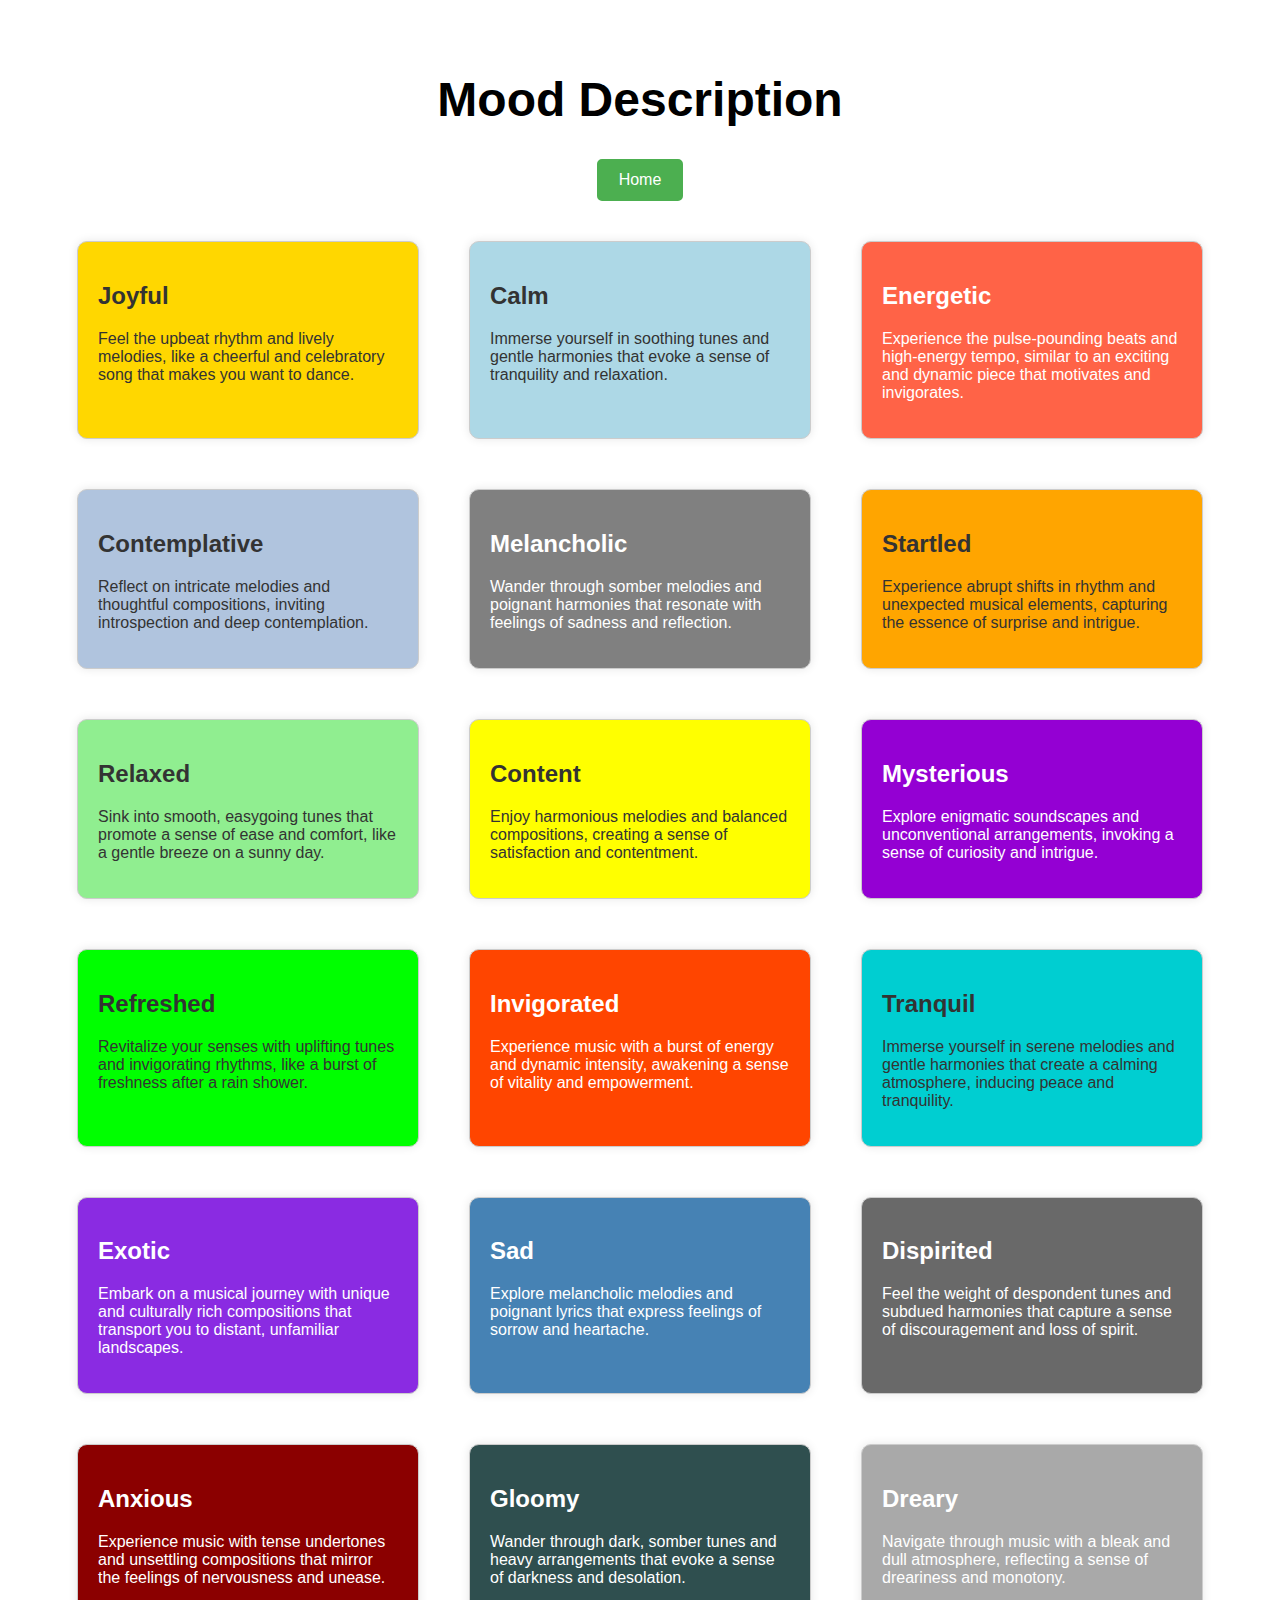
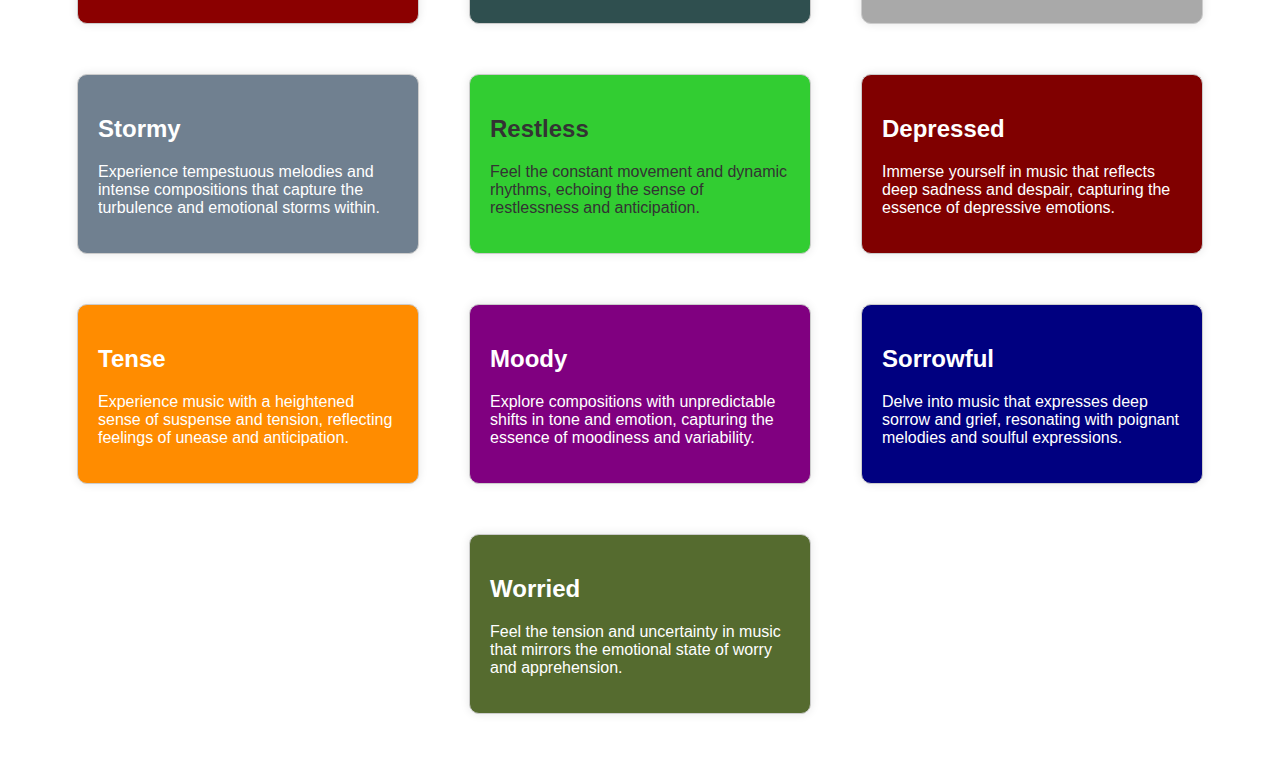
<file: templates/moods.html>
<!DOCTYPE html>
<html lang="en">
<head>
    <meta charset="UTF-8">
    <meta name="viewport" content="width=device-width, initial-scale=1.0">
    <link rel="stylesheet" href="../static/moods.css">
    <title>Mood Description</title>
</head>
<body>
    <div class="mood-description">
        <h1>Mood Description</h1>

        <!-- home button -->
        <a href="/">
            <button class="home-button">Home</button>
        </a>

    </div>

    <div class="mood-container-main">
        <div class="mood-container joyful" id="joyful">
            <h2>Joyful</h2>
            <p>Feel the upbeat rhythm and lively melodies, like a cheerful and celebratory song that makes you want to dance.</p>
        </div>
    
        <div class="mood-container calm" id="calm">
            <h2>Calm</h2>
            <p>Immerse yourself in soothing tunes and gentle harmonies that evoke a sense of tranquility and relaxation.</p>
        </div>
    
        <div class="mood-container energetic" id="energetic">
            <h2>Energetic</h2>
            <p>Experience the pulse-pounding beats and high-energy tempo, similar to an exciting and dynamic piece that motivates and invigorates.</p>
        </div>
    
        <div class="mood-container contemplative" id="contemplative">
            <h2>Contemplative</h2>
            <p>Reflect on intricate melodies and thoughtful compositions, inviting introspection and deep contemplation.</p>
        </div>
    
        <div class="mood-container melancholic" id="melancholic">
            <h2>Melancholic</h2>
            <p>Wander through somber melodies and poignant harmonies that resonate with feelings of sadness and reflection.</p>
        </div>
    
        <div class="mood-container startled" id="startled">
            <h2>Startled</h2>
            <p>Experience abrupt shifts in rhythm and unexpected musical elements, capturing the essence of surprise and intrigue.</p>
        </div>
    
        <div class="mood-container relaxed" id="relaxed">
            <h2>Relaxed</h2>
            <p>Sink into smooth, easygoing tunes that promote a sense of ease and comfort, like a gentle breeze on a sunny day.</p>
        </div>
    
        <div class="mood-container content" id="content">
            <h2>Content</h2>
            <p>Enjoy harmonious melodies and balanced compositions, creating a sense of satisfaction and contentment.</p>
        </div>
    
        <div class="mood-container mysterious" id="mysterious">
            <h2>Mysterious</h2>
            <p>Explore enigmatic soundscapes and unconventional arrangements, invoking a sense of curiosity and intrigue.</p>
        </div>
    
        <div class="mood-container refreshed" id="refreshed">
            <h2>Refreshed</h2>
            <p>Revitalize your senses with uplifting tunes and invigorating rhythms, like a burst of freshness after a rain shower.</p>
        </div>
    
        <div class="mood-container invigorated" id="invigorated">
            <h2>Invigorated</h2>
            <p>Experience music with a burst of energy and dynamic intensity, awakening a sense of vitality and empowerment.</p>
        </div>
    
        <div class="mood-container tranquil" id="tranquil">
            <h2>Tranquil</h2>
            <p>Immerse yourself in serene melodies and gentle harmonies that create a calming atmosphere, inducing peace and tranquility.</p>
        </div>
    
        <div class="mood-container exotic" id="exotic">
            <h2>Exotic</h2>
            <p>Embark on a musical journey with unique and culturally rich compositions that transport you to distant, unfamiliar landscapes.</p>
        </div>
    
        <div class="mood-container sad" id="sad">
            <h2>Sad</h2>
            <p>Explore melancholic melodies and poignant lyrics that express feelings of sorrow and heartache.</p>
        </div>
    
        <div class="mood-container dispirited" id="dispirited">
            <h2>Dispirited</h2>
            <p>Feel the weight of despondent tunes and subdued harmonies that capture a sense of discouragement and loss of spirit.</p>
        </div>
    
        <div class="mood-container anxious" id="anxious">
            <h2>Anxious</h2>
            <p>Experience music with tense undertones and unsettling compositions that mirror the feelings of nervousness and unease.</p>
        </div>
    
        <div class="mood-container gloomy" id="gloomy">
            <h2>Gloomy</h2>
            <p>Wander through dark, somber tunes and heavy arrangements that evoke a sense of darkness and desolation.</p>
        </div>
    
        <div class="mood-container dreary" id="dreary">
            <h2>Dreary</h2>
            <p>Navigate through music with a bleak and dull atmosphere, reflecting a sense of dreariness and monotony.</p>
        </div>
    
        <div class="mood-container stormy" id="stormy">
            <h2>Stormy</h2>
            <p>Experience tempestuous melodies and intense compositions that capture the turbulence and emotional storms within.</p>
        </div>
    
        <div class="mood-container restless" id="restless">
            <h2>Restless</h2>
            <p>Feel the constant movement and dynamic rhythms, echoing the sense of restlessness and anticipation.</p>
        </div>
    
        <div class="mood-container depressed" id="depressed">
            <h2>Depressed</h2>
            <p>Immerse yourself in music that reflects deep sadness and despair, capturing the essence of depressive emotions.</p>
        </div>
    
        <div class="mood-container tense" id="tense">
            <h2>Tense</h2>
            <p>Experience music with a heightened sense of suspense and tension, reflecting feelings of unease and anticipation.</p>
        </div>
    
        <div class="mood-container moody" id="moody">
            <h2>Moody</h2>
            <p>Explore compositions with unpredictable shifts in tone and emotion, capturing the essence of moodiness and variability.</p>
        </div>
    
        <div class="mood-container sorrowful" id="sorrowful">
            <h2>Sorrowful</h2>
            <p>Delve into music that expresses deep sorrow and grief, resonating with poignant melodies and soulful expressions.</p>
        </div>
    
        <div class="mood-container worried" id="worried">
            <h2>Worried</h2>
            <p>Feel the tension and uncertainty in music that mirrors the emotional state of worry and apprehension.</p>
        </div>
    </div>

</body>
</html>
</file>
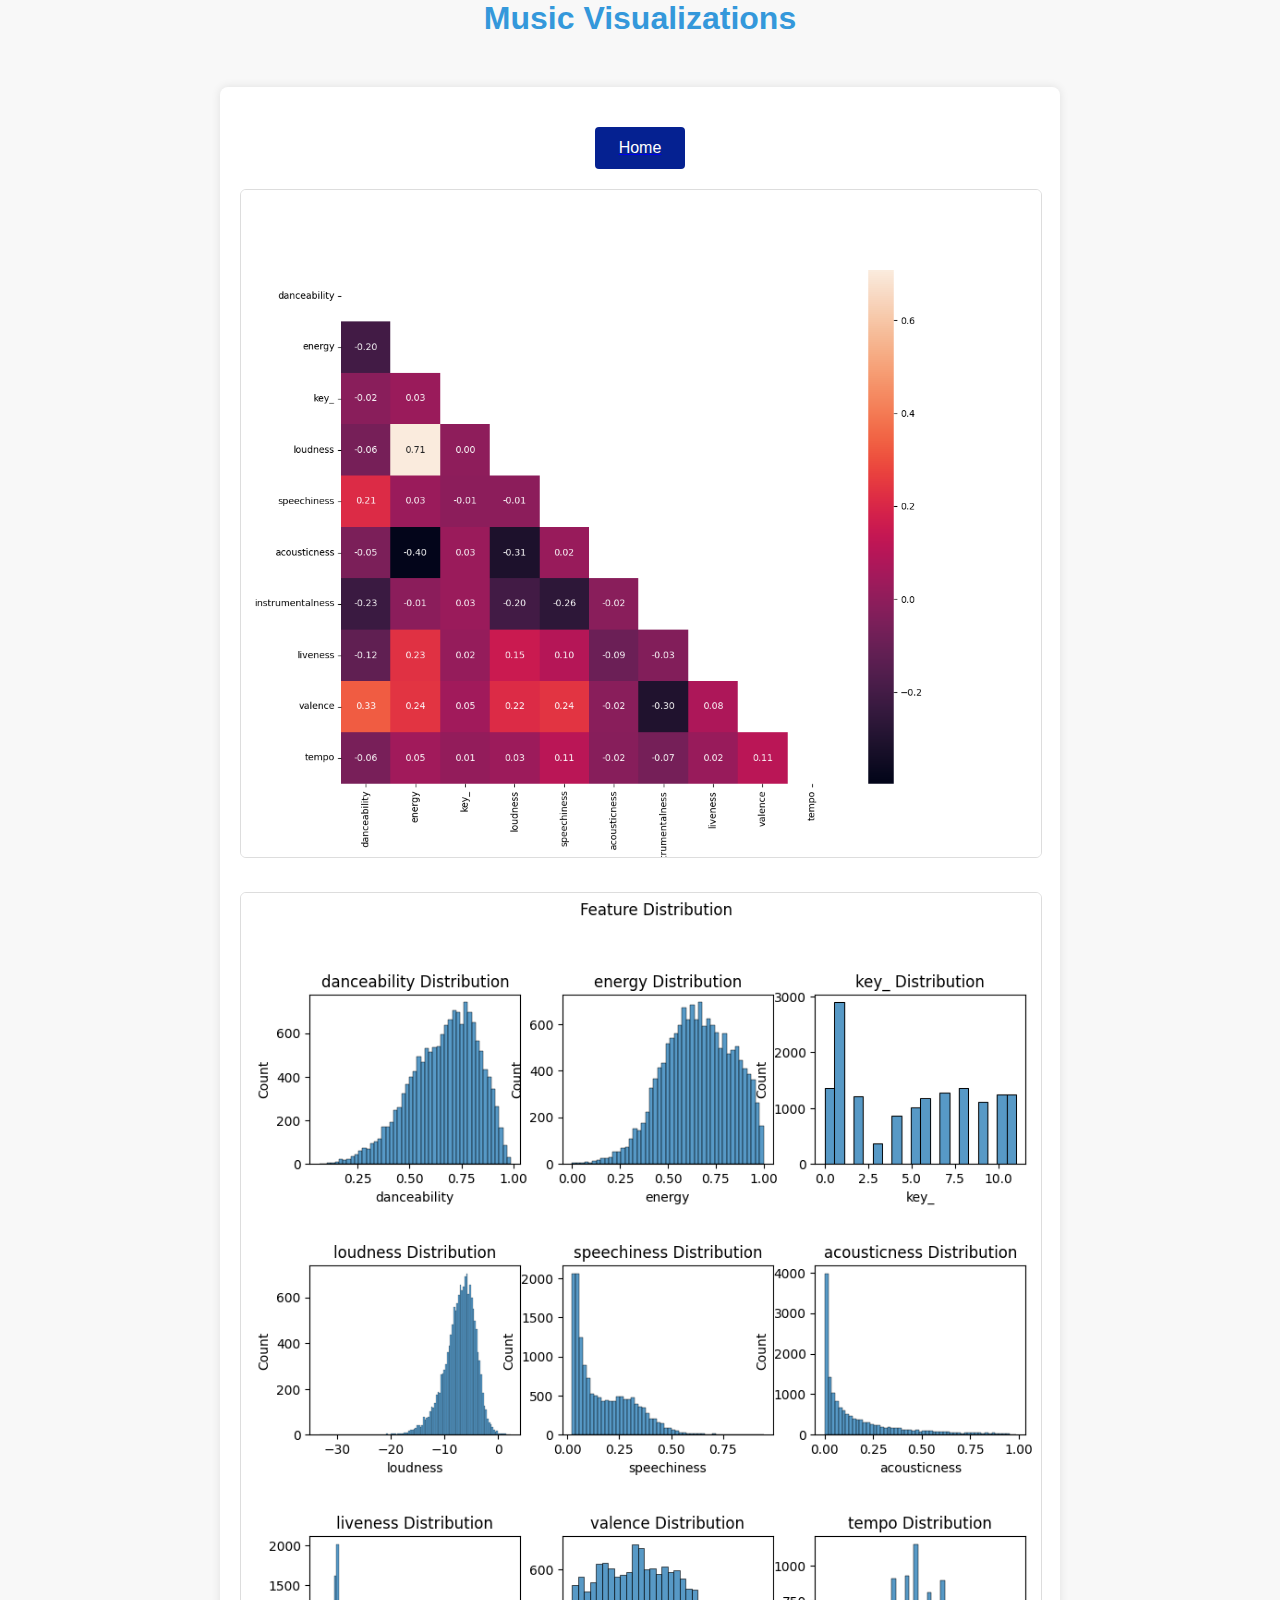
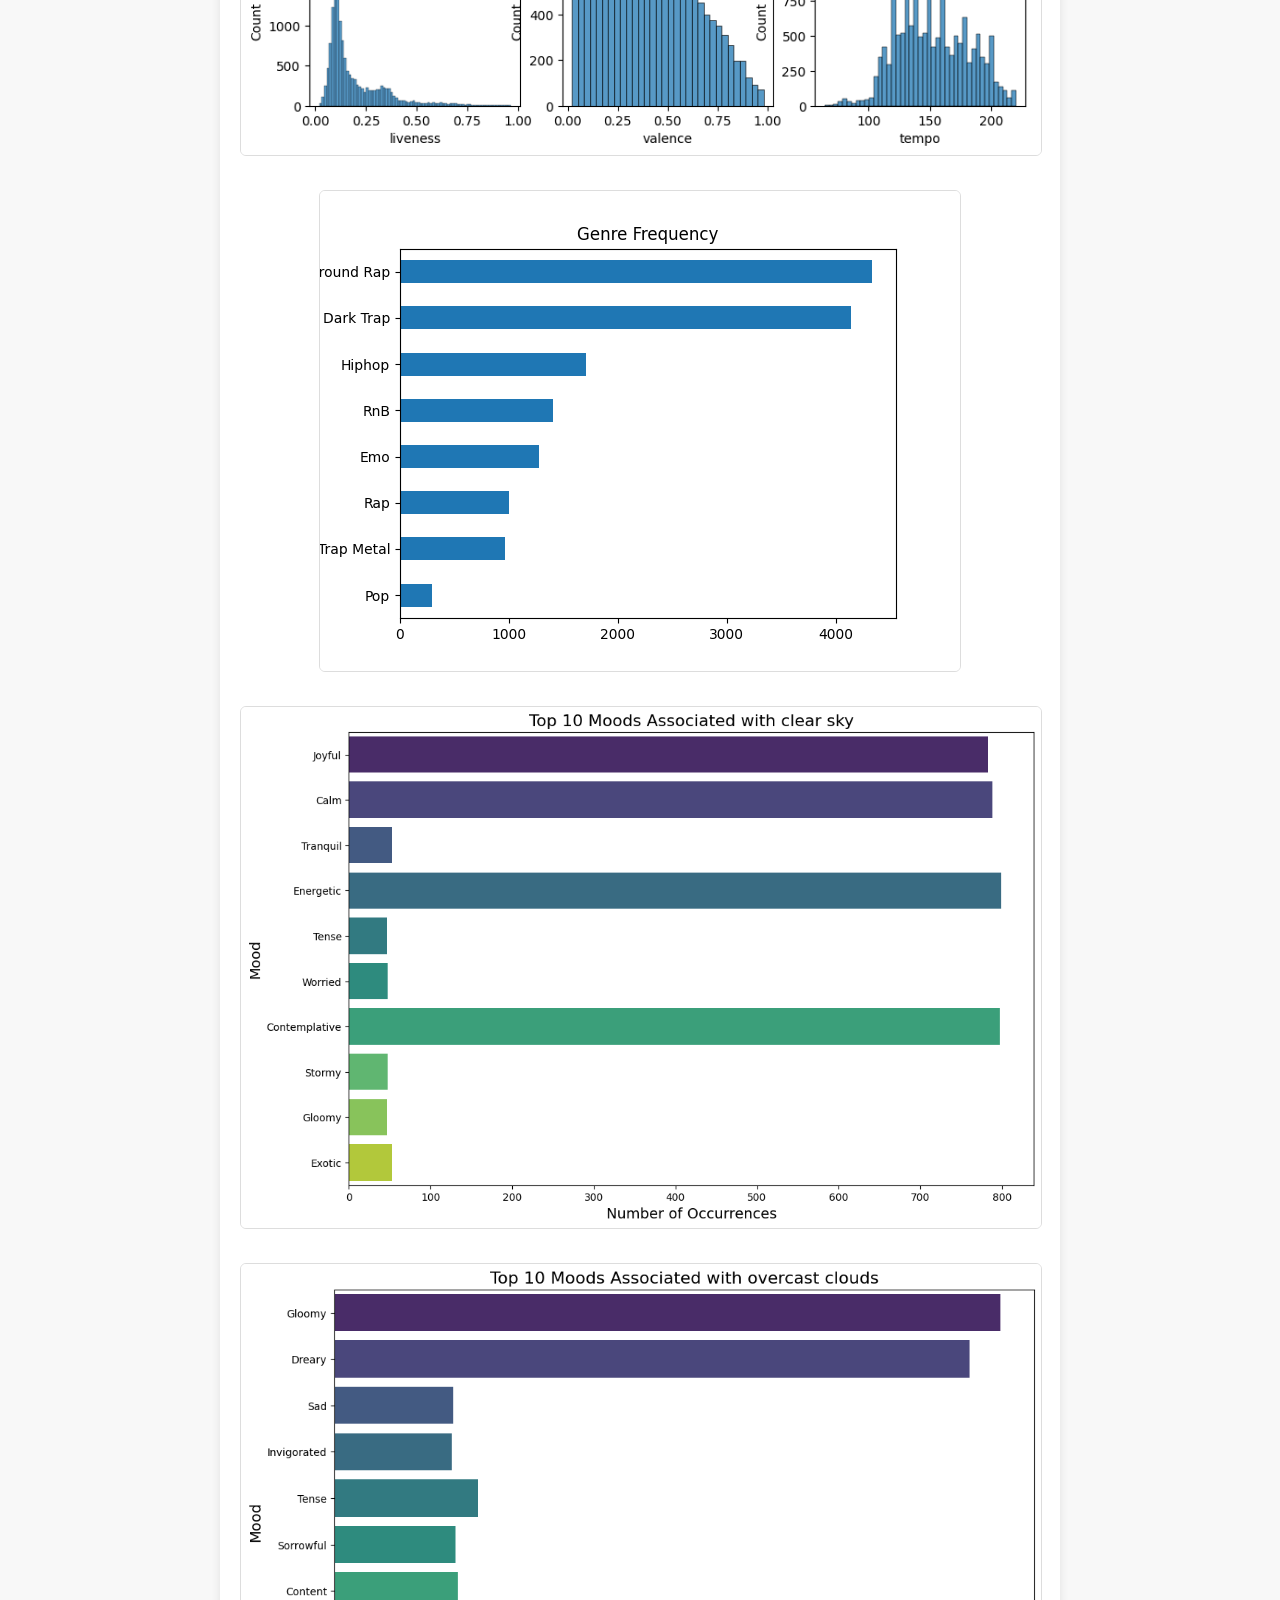
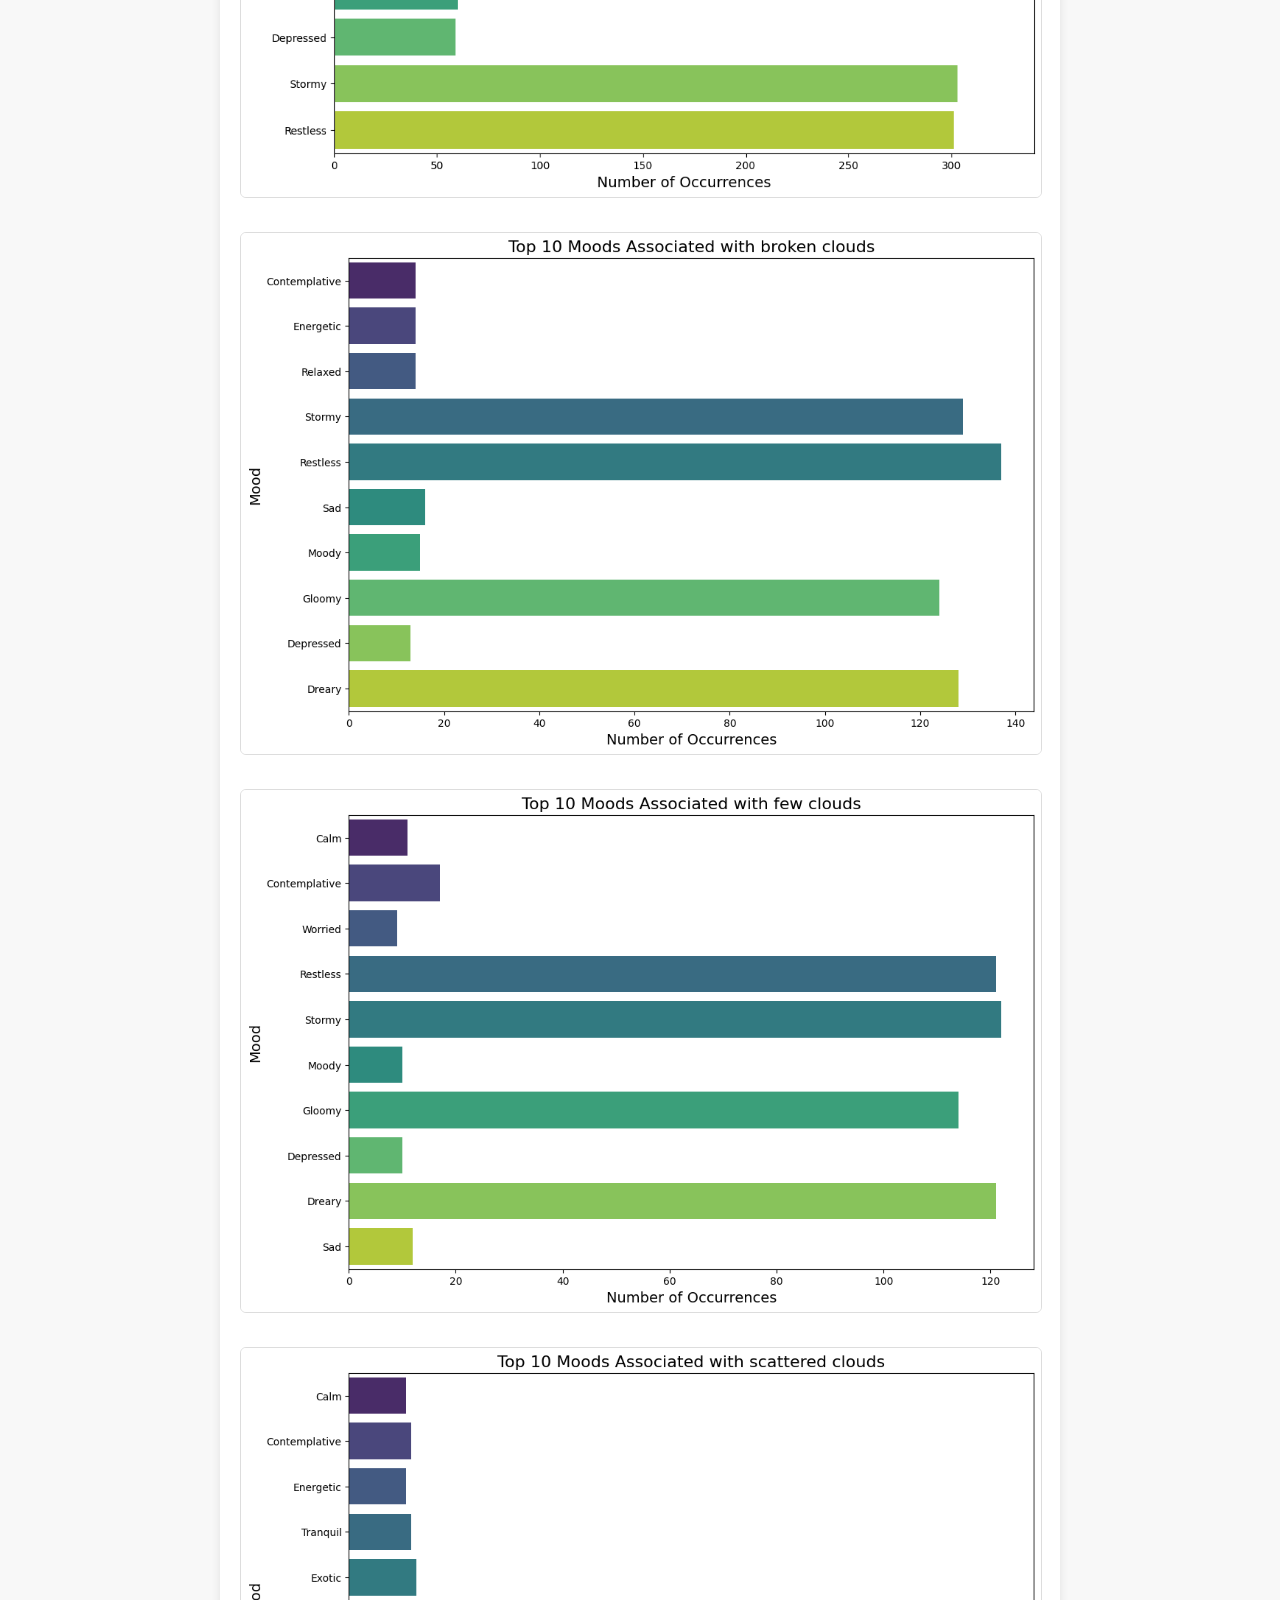
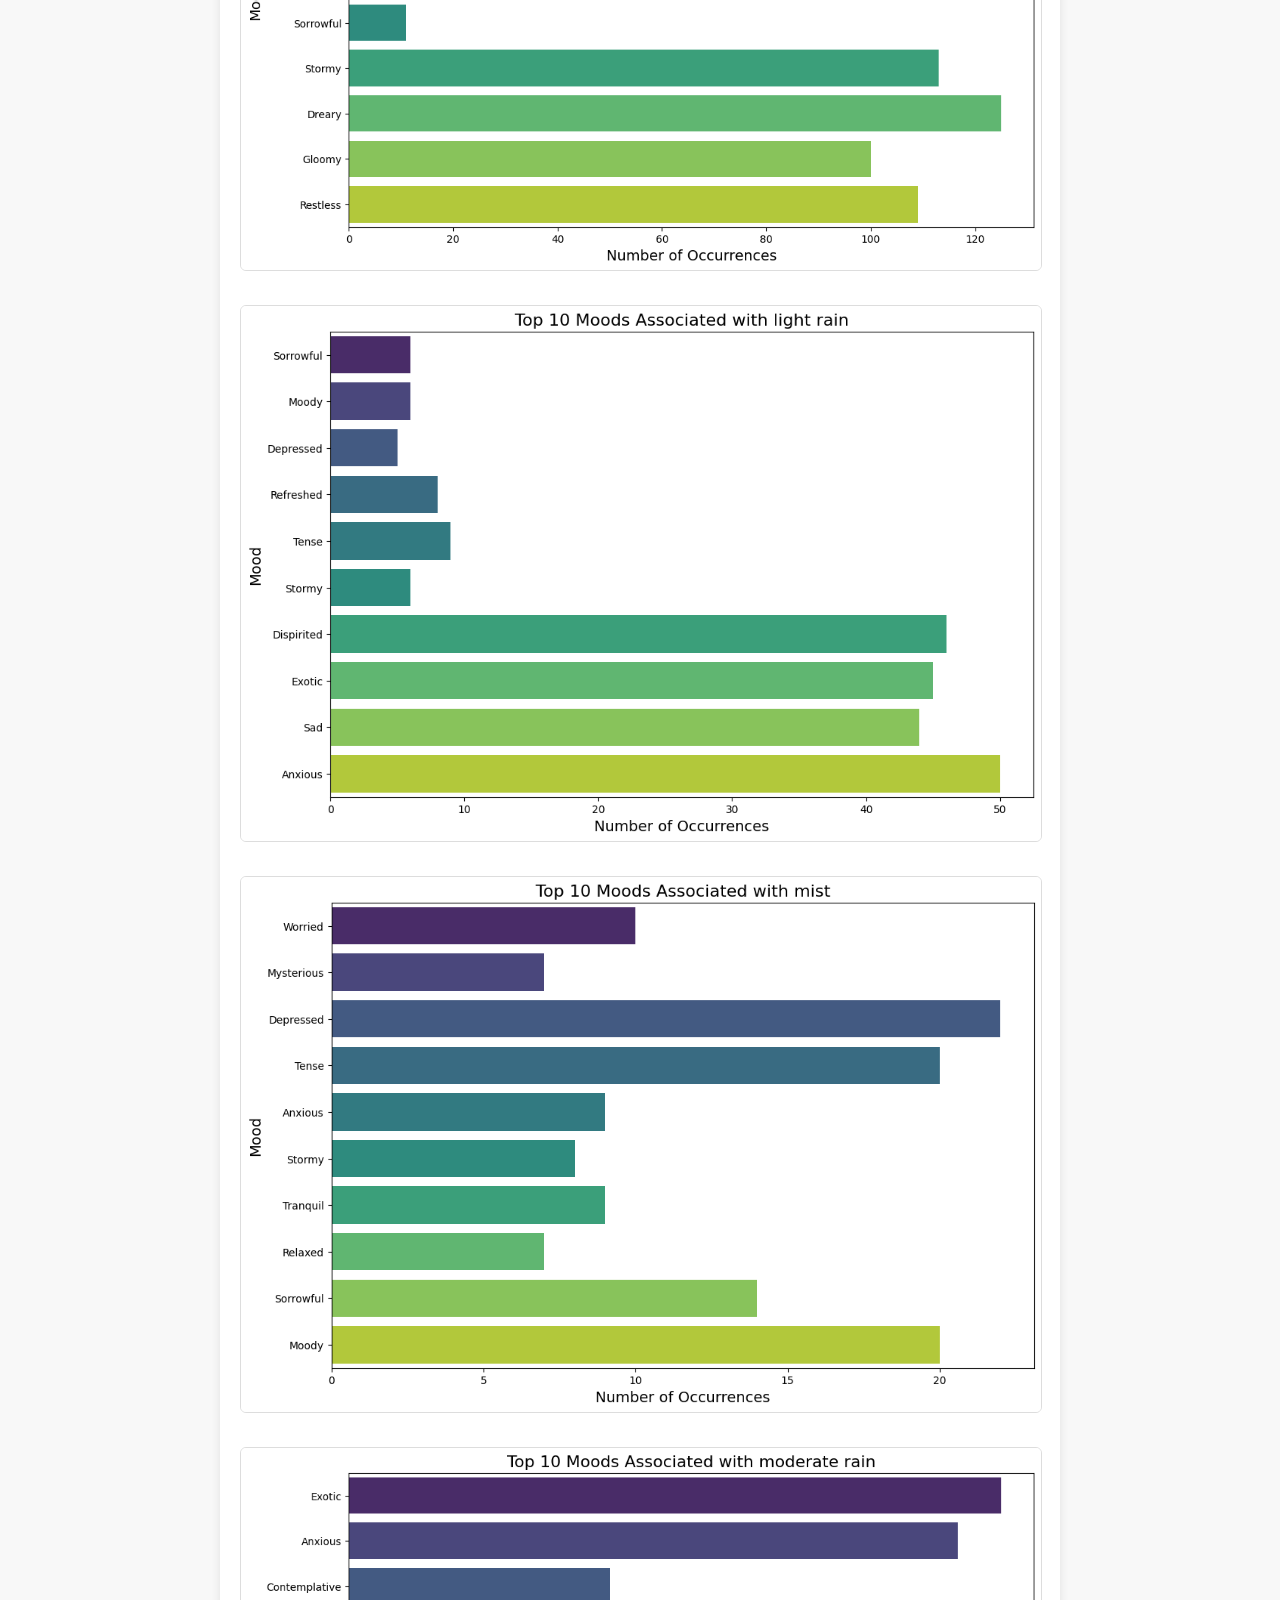
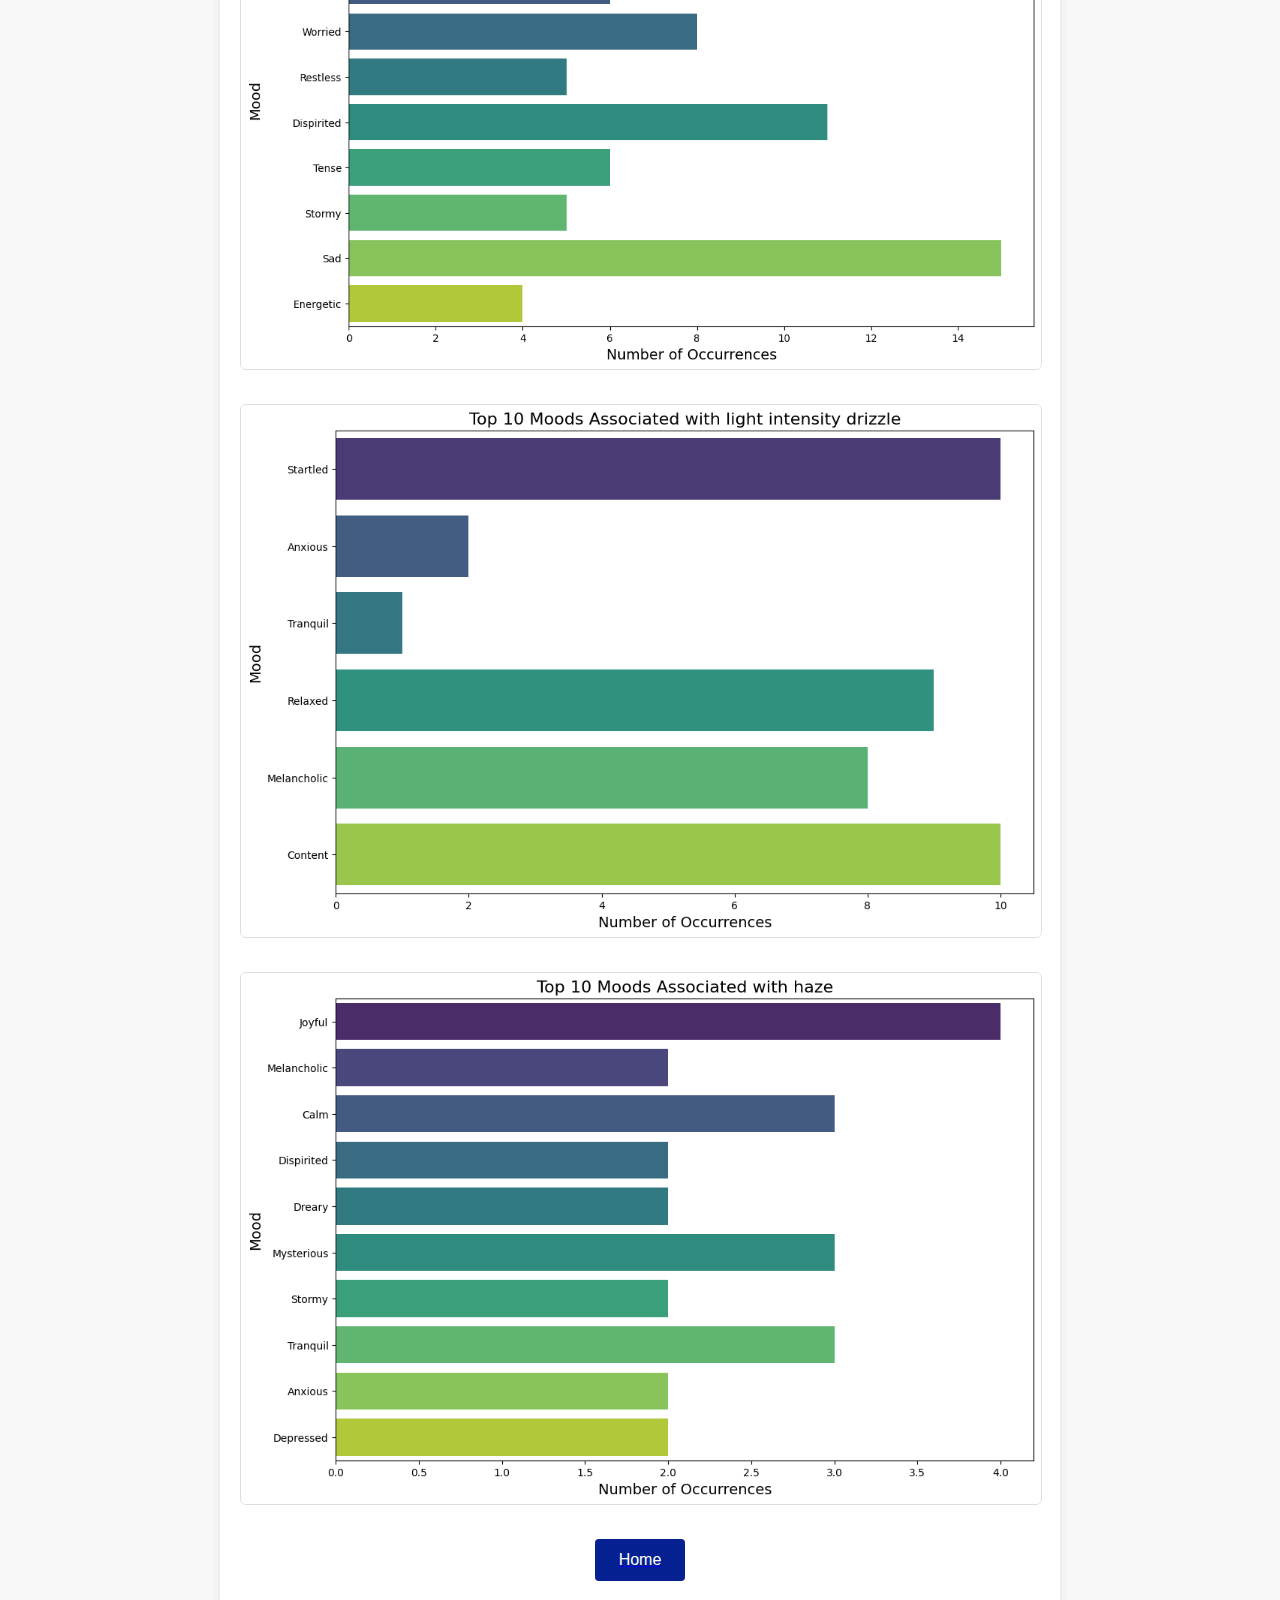
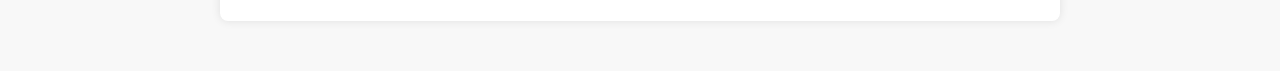
<file: templates/visualizations.html>
<!DOCTYPE html>
<html lang="en">
<head>
    <meta charset="UTF-8">
    <meta name="viewport" content="width=device-width, initial-scale=1.0">
    <link rel="stylesheet" href="../static/viz.css">
    <title>Music Visualizations</title>
</head>
<body>
    
    <h1>Music Visualizations</h1>

    <div class="visualization-container">

        <!-- Link back to Home Page -->
        <a href="/">
            <button class="home-button">Home</button>
        </a>
        
        <!-- Visualization 1 -->
        <div class="visualization-item">
            <img src="../static/visualization-static/correlation_heatmap.png" alt="Correlation Heatmap">
            <!-- <p>Features Correlation Heatmap</p> -->
        </div>

        <!-- Visualization 2 -->
        <div class="visualization-item">
            <img src="../static/visualization-static/feature_distribution_subplot.png" alt="Feature Distribution Subplot">
            <!-- <p>Feature Distribution Subplot</p> -->
        </div>

        <!-- Visualization 3 -->
        <div class="visualization-item">
            <img src="../static/visualization-static/genre_frequency_plot.png" alt="Genre Frequency Plot">
            <!-- <p>Genre Frequency Plot</p> -->
        </div>

        <!-- Visualization 4 -->
        <div class="visualization-item">
            <img src="../static/visualization-static/top_10_moods_clear_sky.png" alt="Top 10 Moods - Clear Sky">
            <!-- <p>Top 10 Moods - Clear Sky</p> -->
        </div>

        <!-- Visualization 5 -->
        <div class="visualization-item">
            <img src="../static/visualization-static/top_10_moods_overcast_clouds.png" alt="Top 10 Moods - Overcast Clouds">
            <!-- <p>Description of Top 10 Moods - Overcast Clouds</p> -->
        </div>

        <!-- Visualization 6 -->
        <div class="visualization-item">
            <img src="../static/visualization-static/top_10_moods_broken_clouds.png" alt="Top 10 Moods - Broken Clouds">
            <!-- <p>Top 10 Moods For Broken Clouds</p> -->
        </div>

        <!-- Visualization 7 -->
        <div class="visualization-item">
            <img src="../static/visualization-static/top_10_moods_few_clouds.png" alt="Top 10 Moods - Few Clouds">
            <!-- <p>Top 10 Moods For Few Clouds</p> -->
        </div>

        <!-- Visualization 8 -->
        <div class="visualization-item">
            <img src="../static/visualization-static/top_10_moods_scattered_clouds.png" alt="Top 10 Moods - Scattered Clouds">
            <!-- <p>Top 10 Moods For Scattered Clouds</p> -->
        </div>

        <!-- Visualization 9 -->
        <div class="visualization-item">
            <img src="../static/visualization-static/top_10_moods_light_rain.png" alt="Top 10 Moods - Light Rain">
            <!-- <p>Top 10 Moods For Light Rain</p> -->
        </div>

        <!-- Visualization 10 -->
        <div class="visualization-item">
            <img src="../static/visualization-static/top_10_moods_mist.png" alt="Top 10 Moods - Mist">
            <!-- <p>Top 10 Moods For Mist</p> -->
        </div>

        <!-- Visualization 11 -->
        <div class="visualization-item">
            <img src="../static/visualization-static/top_10_moods_moderate_rain.png" alt="Top 10 Moods - Moderate Rain">
            <!-- <p>Top 10 Moods For Moderate Rain.</p> -->
        </div>

        <!-- Visualization 12 -->
        <div class="visualization-item">
            <img src="../static/visualization-static/top_10_moods_light_intensity_drizzle.png" alt="Top 10 Moods - Light Intensity Drizzle">
            <!-- <p>Top 10 Moods For Light Intensity Drizzle</p> -->
        </div>

        <!-- Visualization 13 -->
        <div class="visualization-item">
            <img src="../static/visualization-static/top_10_moods_haze.png" alt="Top 10 Moods - Haze">
            <!-- <p>Top 10 Moods For Haze</p> -->
        </div>

        <a href="/">
            <button class="home-button">Home</button>
        </a>

    </div>

</body>
</html>
</file>
<file: static/moods.css>
body {
    font-family: 'Arial', sans-serif;
    margin: 20px;
    padding: 20px;

}

.home-button {
    background-color: #4CAF50; /* Green */
    color: white;
    padding: 10px 20px;
    border: 2px solid #4CAF50;
    border-radius: 5px;
    text-align: center;
    text-decoration: none;
    display: inline-block;
    font-size: 16px;
    cursor: pointer;
    transition-duration: 0.4s;
}

.home-button:hover {
    background-color: white;
    color: black;
    border: 2px solid #4CAF50;
}

.mood-description {
    text-align: center;
    font-size: 1.5rem;
    font-weight: bold;
    margin-bottom: 20px;
}

.mood-container-main {
    display: flex;
    flex-wrap: wrap;
    gap: 10px;
    justify-content: center;
}

.mood-container {
    width: 300px;
    margin: 20px;
    padding: 20px;
    border: 1px solid #ccc;
    border-radius: 10px;
    box-shadow: 0 0 10px rgba(0, 0, 0, 0.1);
}

.joyful {
    background-color: #ffd700; /* Gold */
    color: #333;
}

.calm {
    background-color: #add8e6; /* Light Blue */
    color: #333;
}

.energetic {
    background-color: #ff6347; /* Tomato */
    color: #fff;
}

.contemplative {
    background-color: #b0c4de; /* Light Steel Blue */
    color: #333;
}

.melancholic {
    background-color: #808080; /* Gray */
    color: #fff;
}

.startled {
    background-color: #ffa500; /* Orange */
    color: #333;
}

.relaxed {
    background-color: #90ee90; /* Light Green */
    color: #333;
}

.content {
    background-color: #ffff00; /* Yellow */
    color: #333;
}

.mysterious {
    background-color: #9400d3; /* Dark Violet */
    color: #fff;
}

.refreshed {
    background-color: #00ff00; /* Lime */
    color: #333;
}

.invigorated {
    background-color: #ff4500; /* Orange Red */
    color: #fff;
}

.tranquil {
    background-color: #00ced1; /* Dark Turquoise */
    color: #333;
}

.exotic {
    background-color: #8a2be2; /* Blue Violet */
    color: #fff;
}

.sad {
    background-color: #4682b4; /* Steel Blue */
    color: #fff;
}

.dispirited {
    background-color: #696969; /* Dim Gray */
    color: #fff;
}

.anxious {
    background-color: #8b0000; /* Dark Red */
    color: #fff;
}

.gloomy {
    background-color: #2f4f4f; /* Dark Slate Gray */
    color: #fff;
}

.dreary {
    background-color: #a9a9a9; /* Dark Gray */
    color: #fff;
}

.stormy {
    background-color: #708090; /* Slate Gray */
    color: #fff;
}

.restless {
    background-color: #32cd32; /* Lime Green */
    color: #333;
}

.depressed {
    background-color: #800000; /* Maroon */
    color: #fff;
}

.tense {
    background-color: #ff8c00; /* Dark Orange */
    color: #fff;
}

.moody {
    background-color: #800080; /* Purple */
    color: #fff;
}

.sorrowful {
    background-color: #000080; /* Navy */
    color: #fff;
}

.worried {
    background-color: #556b2f; /* Dark Olive Green */
    color: #fff;
}
</file>
<file: static/viz.css>
/* Reset default styles */
body, h1, p {
    margin: 0;
    padding: 0;
}

body {
    font-family: 'Arial', sans-serif;
    background-color: #f8f8f8;
    color: #333;
}

.visualization-container {
    max-width: 800px;
    margin: 50px auto;
    padding: 20px;
    background-color: #fff;
    box-shadow: 0 0 10px rgba(0, 0, 0, 0.1);
    border-radius: 8px;
}

h1 {
    text-align: center;
    color: #3498db;
}

.visualization-item {
    margin-top: 20px;
    text-align: center;
}

.visualization-item p {
    font-family: 'Courier New', Courier, monospace;
    color:#0064ac;
    font-size: 1.5rem;
    font-weight: bold;
    margin-bottom: 20px;
}

.visualization-item img {
    max-width: 100%;
    height: auto;
    border: 1px solid #ddd;
    border-radius: 6px;
    transition: transform 0.3s ease-in-out;
    margin-bottom: 10px;
}

.visualization-item img:hover {
    transform: scale(1.05); 
}

p {
    margin-top: 10px;
    margin-bottom: 50px;
}

.home-button {
    margin-bottom: 30px;
    display: block;
    margin: 20px auto;
    padding: 12px 24px;
    background-color: #052191; 
    color: #fff;
    font-size: 16px;
    text-decoration: none;
    border: none;
    border-radius: 4px;
    cursor: pointer;
    transition: background-color 0.3s ease;
}

.home-button:hover {
    background-color: #0064ac; 
}
</file>
